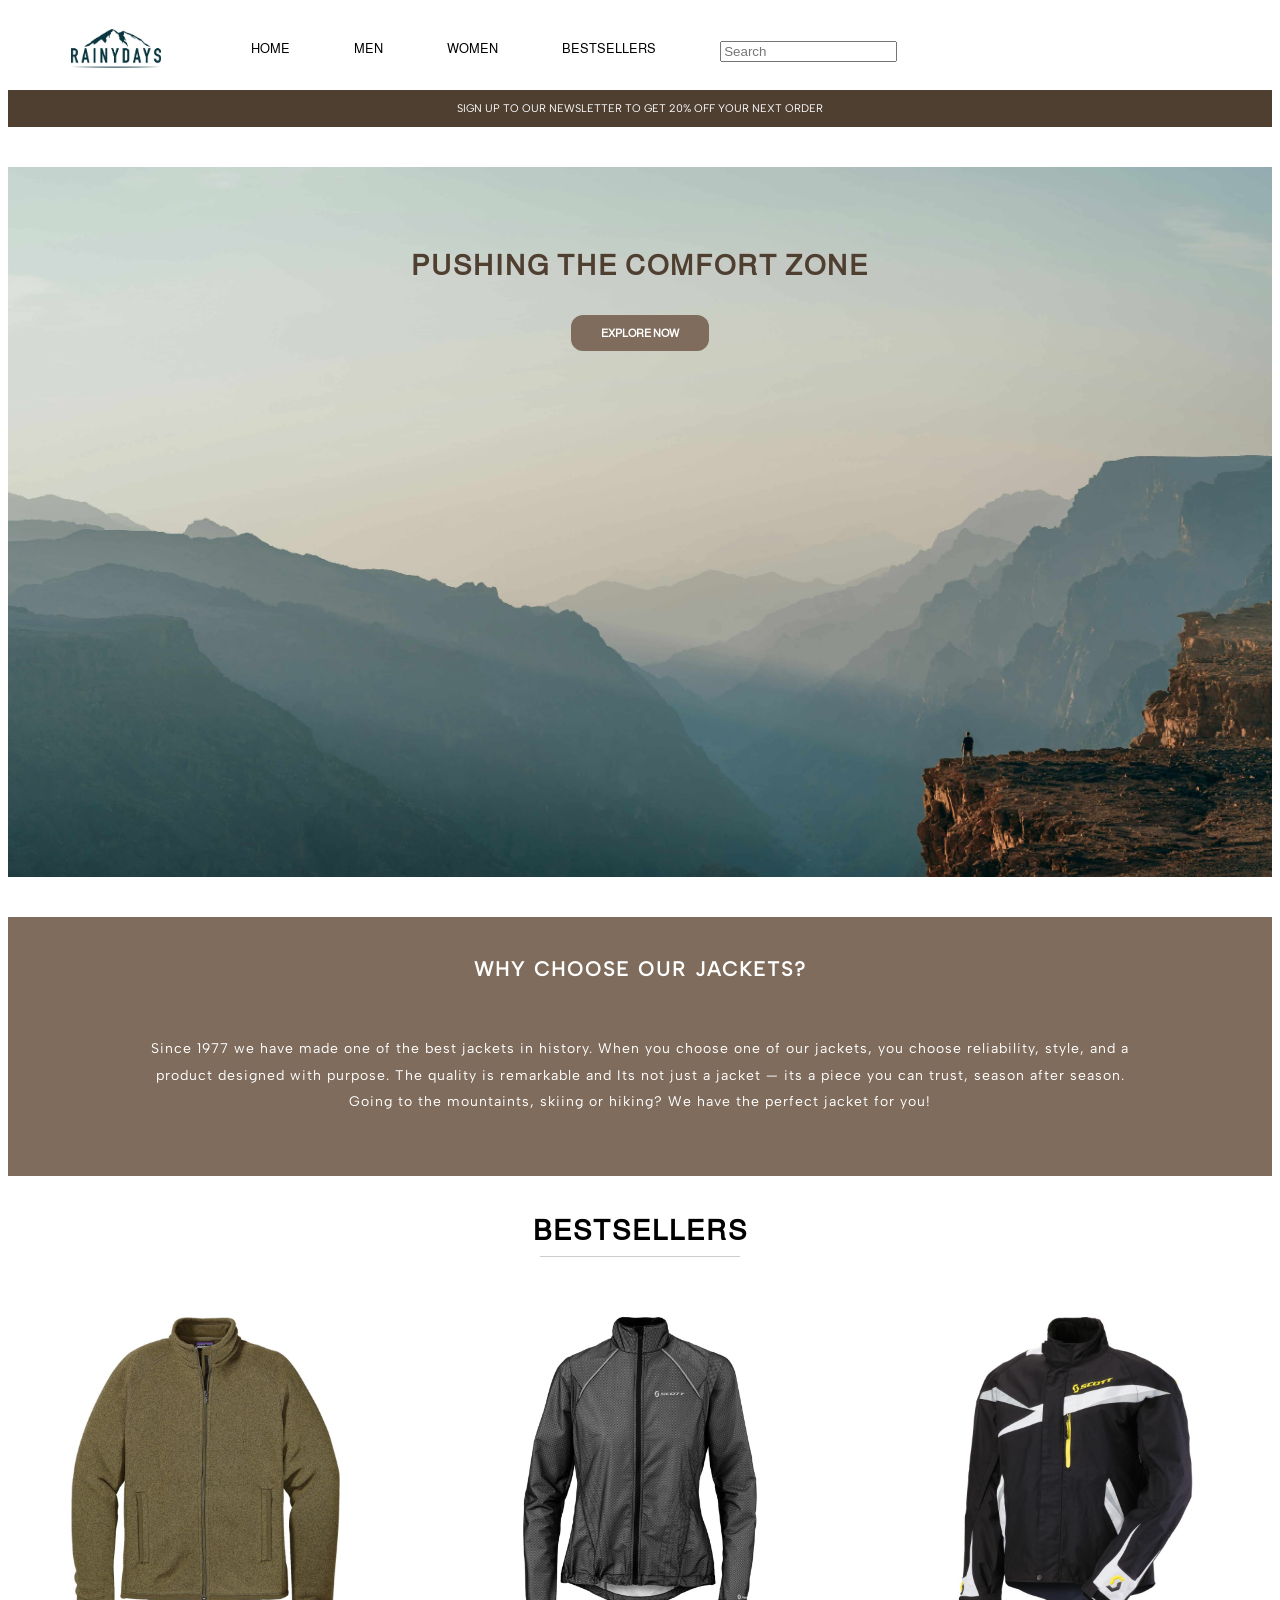
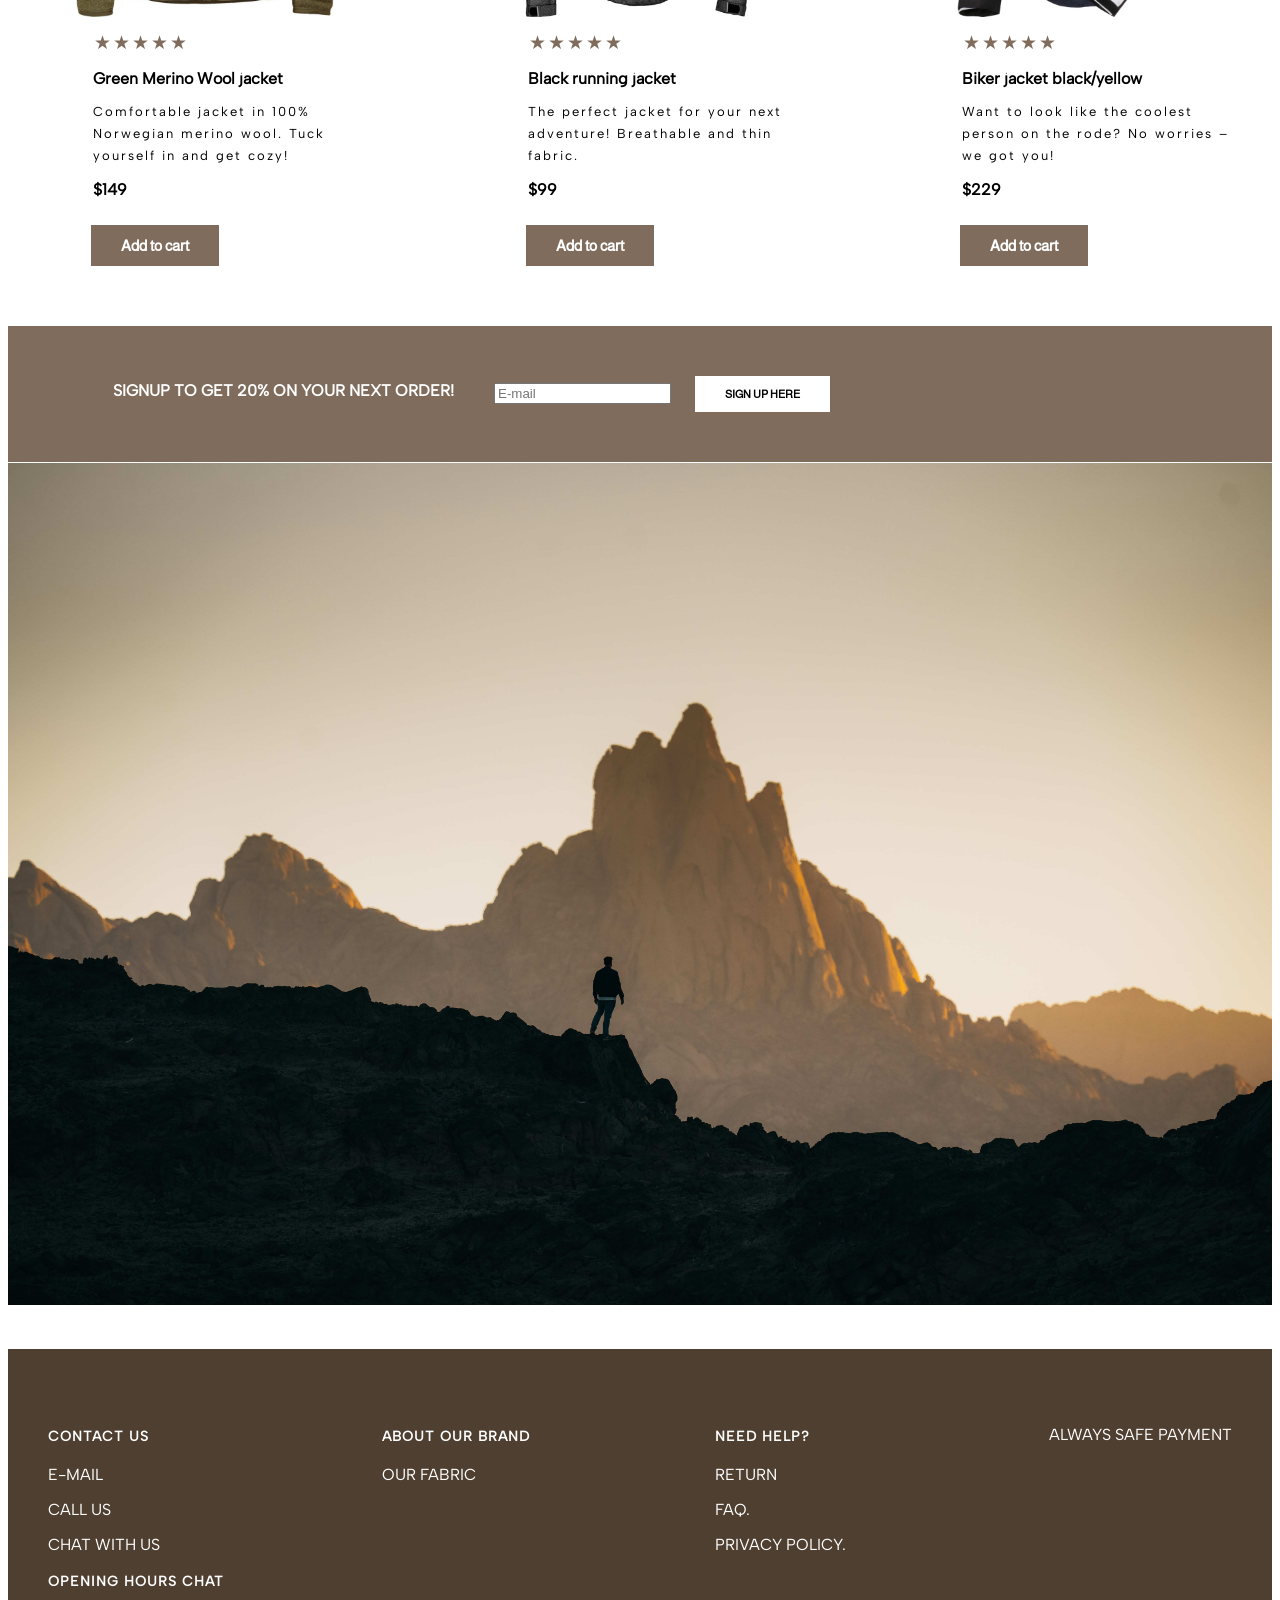
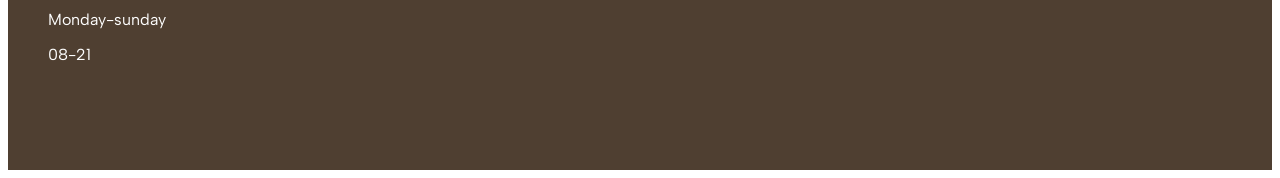
<file: index.html>
<!DOCTYPE html>
<html lang="en">
<head>
  <title>RainyDays</title>
  <meta charset="UTF-8">
  <meta name="viewport" content="width=device-width, initial-scale=1.0">
  <meta name="description" content="The home page for the best jackets for any adventure." />
  <link rel="stylesheet" href="css/style.css">
</head>
<body>
<main class="container">
  <header>
    <nav class="navbar">
    <a href="index.html">
    <img src="images/RainyDays_Logo.jpg" class="rainydays_logo" alt="RainyDays logo"/>
    </a>
    <ul class="nav-links">
       <li><a href="index.html">HOME</a></li>
       <li><a href="html/men.html">MEN</a></li>
       <li><a href="html/women.html">WOMEN</a></li>
       <li><a href="html/mostwanted.html">BESTSELLERS</a></li>
       <li><input class="search-bar" type="textbox" placeholder="Search"></li>
    </ul>
  </nav>
   <div class="topbar">
  SIGN UP TO OUR NEWSLETTER TO GET 20% OFF YOUR NEXT ORDER
</div>
<section class="hero">
  <div class="overlay-text">
    <h1>PUSHING THE COMFORT ZONE</h1>
    <a href="html/mostwanted.html" class="hero-button">
  <button>EXPLORE NOW</button>
 </section>     
   </a> 
  </div>
  </section>
</header>
  <section class="about-the-brand">
    <h3>WHY CHOOSE OUR JACKETS?</h3>
    <p>Since 1977 we have made one of the best jackets in history. When you choose one of our jackets,
       you choose reliability, style, and a product designed with purpose. The quality is remarkable and
       Its not just a jacket — its a piece you can trust, season after season. Going to the mountaints,
       skiing or hiking? We have the perfect jacket for you!</p>
  </section>
 <h1>BESTSELLERS</h1>
<section class="products">

    <article>
      <img src="images/RainyDays_Patagonia.jpg" alt="Green Merino Wool jacket">
      <div class="stars">
        <span>★</span><span>★</span><span>★</span><span>★</span><span>★</span>
      </div>
      <h2>Green Merino Wool jacket</h2>
      <p class="product-description">Comfortable jacket in 100% Norwegian merino wool. Tuck yourself in and get cozy!</p>
      <p class="price">$149</p>
      <button class="cta-bestsellers">Add to cart</button>
    </article>
    
    <article>
      <img src="images/RainyDays_runblack.jpg" alt="Black running jacket">
      <div class="stars">
        <span>★</span><span>★</span><span>★</span><span>★</span><span>★</span>
      </div>
      <h2>Black running jacket</h2>
      <p class="product-description">The perfect jacket for your next adventure! Breathable and thin fabric.</p>
      <p class="price">$99</p>
      <button class="cta-bestsellers">Add to cart</button>
    </article>

    <article>
      <img src="images/RainyDays_bikerblackyellow.jpg" alt="Biker jacket black and yellow">
      <div class="stars">
        <span>★</span><span>★</span><span>★</span><span>★</span><span>★</span>
      </div>
      <h2>Biker jacket black/yellow</h2>
      <p class="product-description">Want to look like the coolest person on the rode? No worries – we got you!</p>
      <p class="price">$229</p>
      <button class="cta-bestsellers">Add to cart</button>
    </article>
</section>

</main>
<section class="newsletter">
    <h2 section="h2newsletter">SIGNUP TO GET 20% ON YOUR NEXT ORDER!</h2>
     <div class="newsletter-form">
      <input type="email" placeholder="E-mail">
      <button>SIGN UP HERE</button>
     </div>
  </section>
  <img src="images/footer-2.jpg" class="footerimage">
     <section class="bottom-image">
     </section>
<footer class="main-footer">
  <div class="footer-top">

    <div class="footer-col">
      <h4>CONTACT US</h4>
      <ul>
        <li><p>E-MAIL</p></li>
        <li><p>CALL US</p></li>
        <li><p>CHAT WITH US</p></li>
      </ul>
    <div class="opening-hours">
      <h4>OPENING HOURS CHAT</h4>
      <p>Monday-sunday</p>
      <p>08-21</p>
    </div>
   </div>
  <div class="footer-col">
      <h4>ABOUT OUR BRAND</h4>
      <ul>
        <li><p>OUR FABRIC</p></li>
      </ul>
    </div>

    <div class="footer-col">
      <h4>NEED HELP?</h4>
      <ul>
        <li><p>RETURN</p></li>
        <li><p>FAQ.</p></li>
        <li><p>PRIVACY POLICY.</p></li>
      </ul>
    </div>

  <div class="footer-bottom">
    <p>ALWAYS SAFE PAYMENT</p>
  </div>
  
</footer>

</body>

</html>
</file>
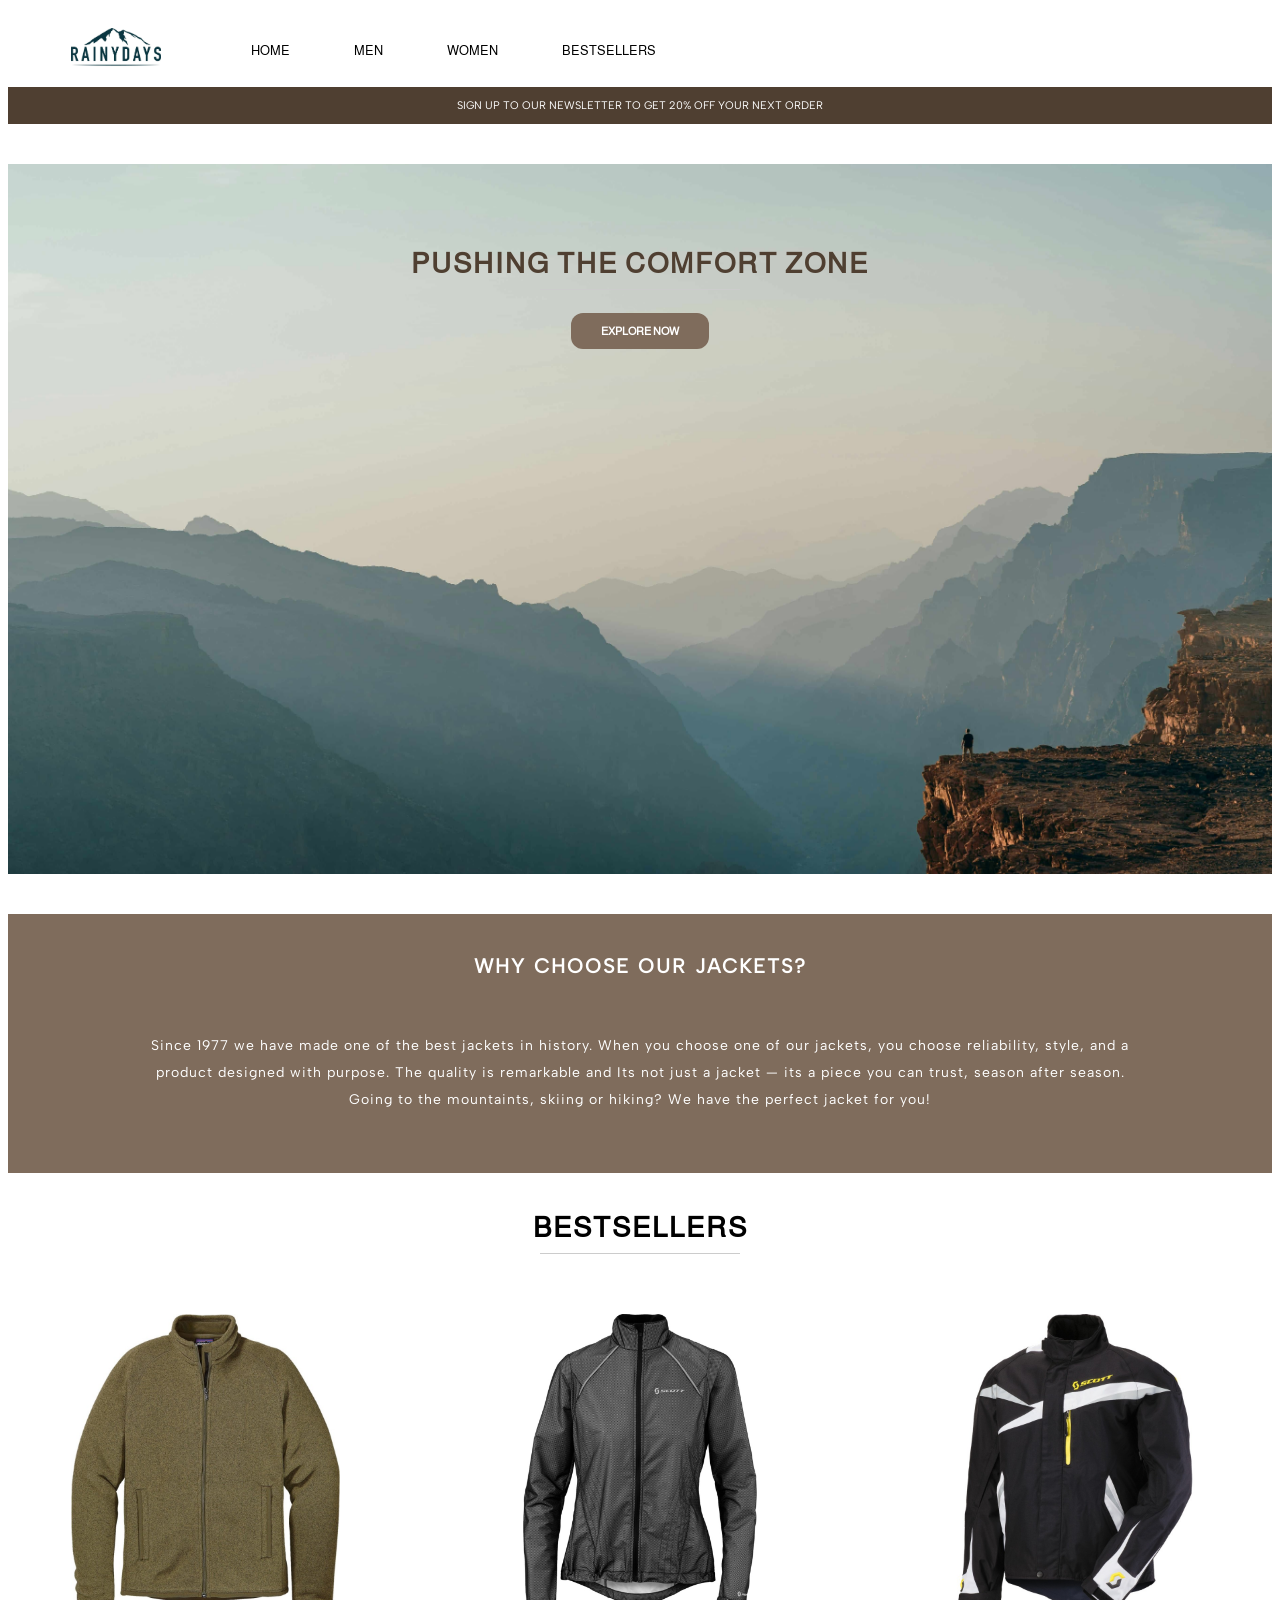
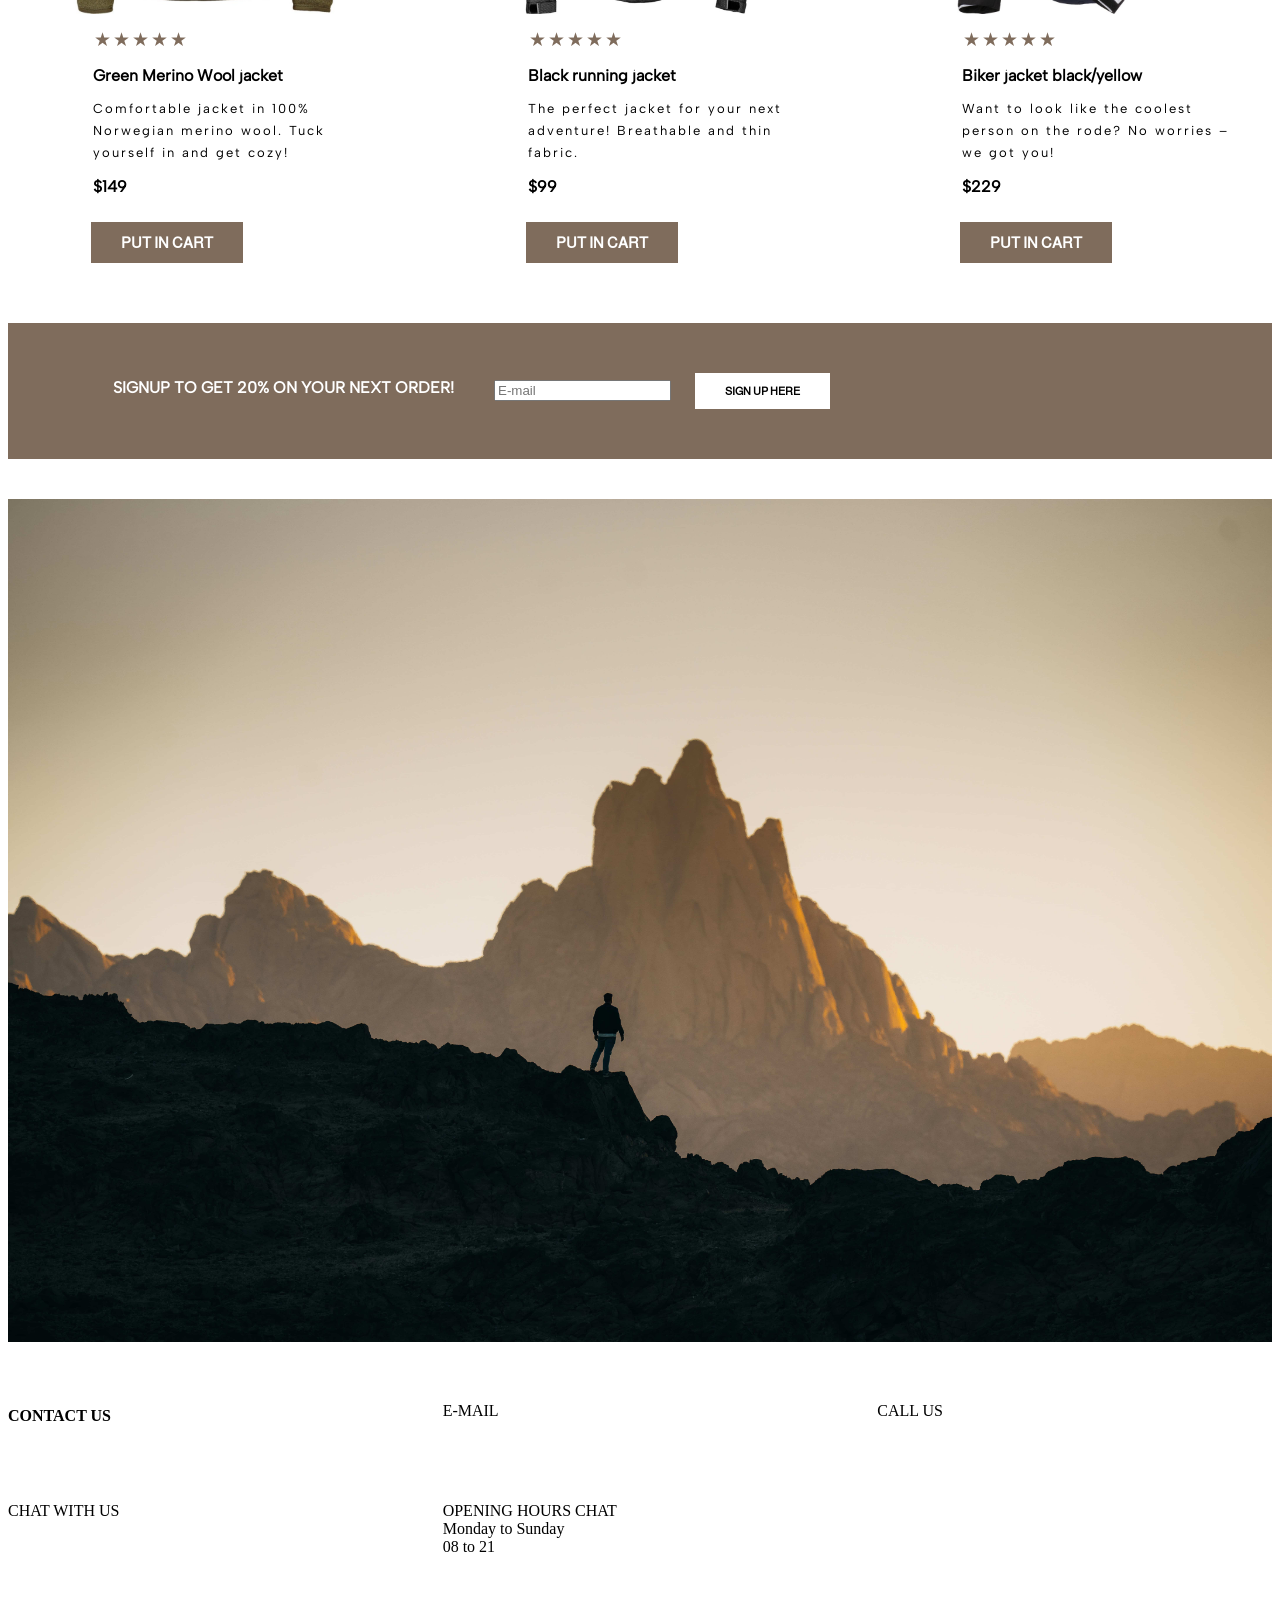
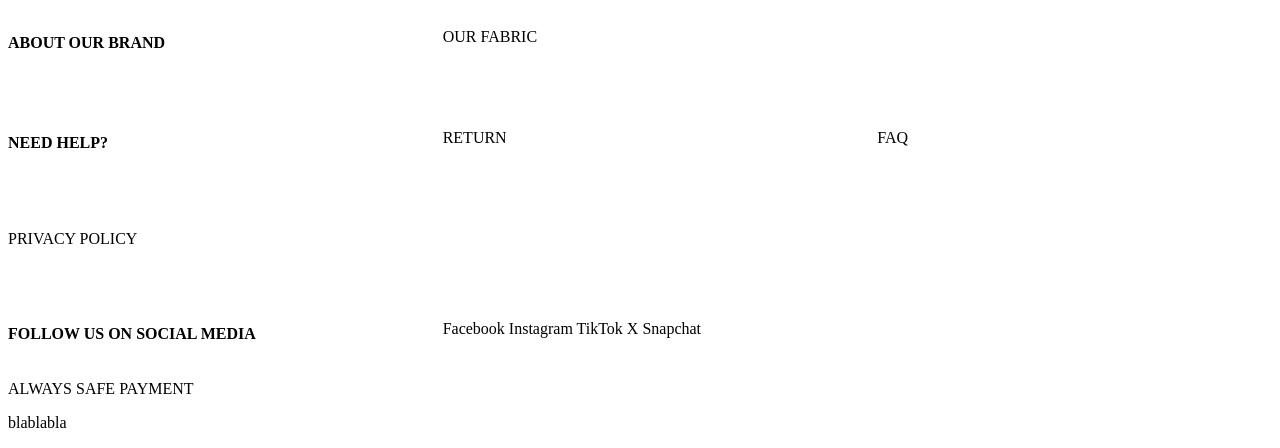
<file: html/index.html>
<!DOCTYPE html>
<html lang="en">
<head>
  <title>RainyDays</title>
  <meta charset="UTF-8">
  <meta name="viewport" content="width=device-width, initial-scale=1.0">
  <meta name="description" content="The home page for the best jackets for any adventure." />
  <link rel="stylesheet" href="../css/style.css">
</head>
<body>
<main class="container">
  <header>
    <nav class="navbar">
    <a href="index.html">
    <img src="../images/RainyDays_Logo.jpg" class="rainydays_logo" alt="RainyDays logo"/>
    </a>
    <ul class="nav-links">
       <li><a href="../html/index.html">HOME</a></li>
       <li><a href="../html/men.html">MEN</a></li>
       <li><a href="../html/women.html">WOMEN</a></li>
       <li><a href="../html/mostwanted.html">BESTSELLERS</a></li>
    </ul>
  </nav>
   <div class="topbar">
  SIGN UP TO OUR NEWSLETTER TO GET 20% OFF YOUR NEXT ORDER
</div>
<section class="hero">
  <div class="overlay-text">
    <h1>PUSHING THE COMFORT ZONE</h1>
    <a href="mostwanted.html" class="hero-button">
  <button>EXPLORE NOW</button>
 </section>     
   </a> 
  </div>
  </section>
</header>
  <section class="about-the-brand">
    <h3>WHY CHOOSE OUR JACKETS?</h3>
    <p>Since 1977 we have made one of the best jackets in history. When you choose one of our jackets,
       you choose reliability, style, and a product designed with purpose. The quality is remarkable and
       Its not just a jacket — its a piece you can trust, season after season. Going to the mountaints,
       skiing or hiking? We have the perfect jacket for you!</p>
  </section>
 <h1>BESTSELLERS</h1>
<section class="products">

    <article>
      <img src="../images/RainyDays_Patagonia.jpg" alt="Green Merino Wool jacket">
      <div class="stars">
        <span>★</span><span>★</span><span>★</span><span>★</span><span>★</span>
      </div>
      <h2>Green Merino Wool jacket</h2>
      <p class="product-description">Comfortable jacket in 100% Norwegian merino wool. Tuck yourself in and get cozy!</p>
      <p class="price">$149</p>
      <button class="cta-bestsellers">PUT IN CART</button>
    </article>
    
    <article>
      <img src="../images/RainyDays_runblack.jpg" alt="Black running jacket">
      <div class="stars">
        <span>★</span><span>★</span><span>★</span><span>★</span><span>★</span>
      </div>
      <h2>Black running jacket</h2>
      <p class="product-description">The perfect jacket for your next adventure! Breathable and thin fabric.</p>
      <p class="price">$99</p>
      <button class="cta-bestsellers">PUT IN CART</button>
    </article>

    <article>
      <img src="../images/RainyDays_bikerblackyellow.jpg" alt="Biker jacket black and yellow">
      <div class="stars">
        <span>★</span><span>★</span><span>★</span><span>★</span><span>★</span>
      </div>
      <h2>Biker jacket black/yellow</h2>
      <p class="product-description">Want to look like the coolest person on the rode? No worries – we got you!</p>
      <p class="price">$229</p>
      <button class="cta-bestsellers">PUT IN CART</button>
    </article>
</section>

</main>
<section class="newsletter">
    <h2 section="h2newsletter">SIGNUP TO GET 20% ON YOUR NEXT ORDER!</h2>
     <div class="newsletter-form">
      <input type="email" placeholder="E-mail">
      <button>SIGN UP HERE</button>
     </div>
  </section>
     <section class="bottom-image">
     </section>
<footer>
  <div class="footer-container">
  <img src="../images/footer-2.jpg" class="footerimage" alt="Man looking over mountains all alone">
    <section class="contact">
      <h4>CONTACT US</h4>
      <p>E-MAIL</p>
      <p>CALL US</p>
      <p>CHAT WITH US</p>
      <p class="chat-time">
        OPENING HOURS CHAT<br>
        Monday to Sunday<br>
        08 to 21
      </p>
    </section>

    <section>
      <h4>ABOUT OUR BRAND</h4>
      <p>OUR FABRIC</p>
    </section>

    <section>
      <h4>NEED HELP?</h4>
      <p>RETURN</p>
      <p>FAQ</p>
      <p>PRIVACY POLICY</p>
    </section>

    <section>
      <h4>FOLLOW US ON SOCIAL MEDIA</h4>
      <p>Facebook Instagram TikTok X Snapchat</p>
    </section>

    <div class="payments">
      <p>ALWAYS SAFE PAYMENT</p>
      <p>blablabla</p>
    </div>

  </div>
</footer>

</body>

</html>
</file>
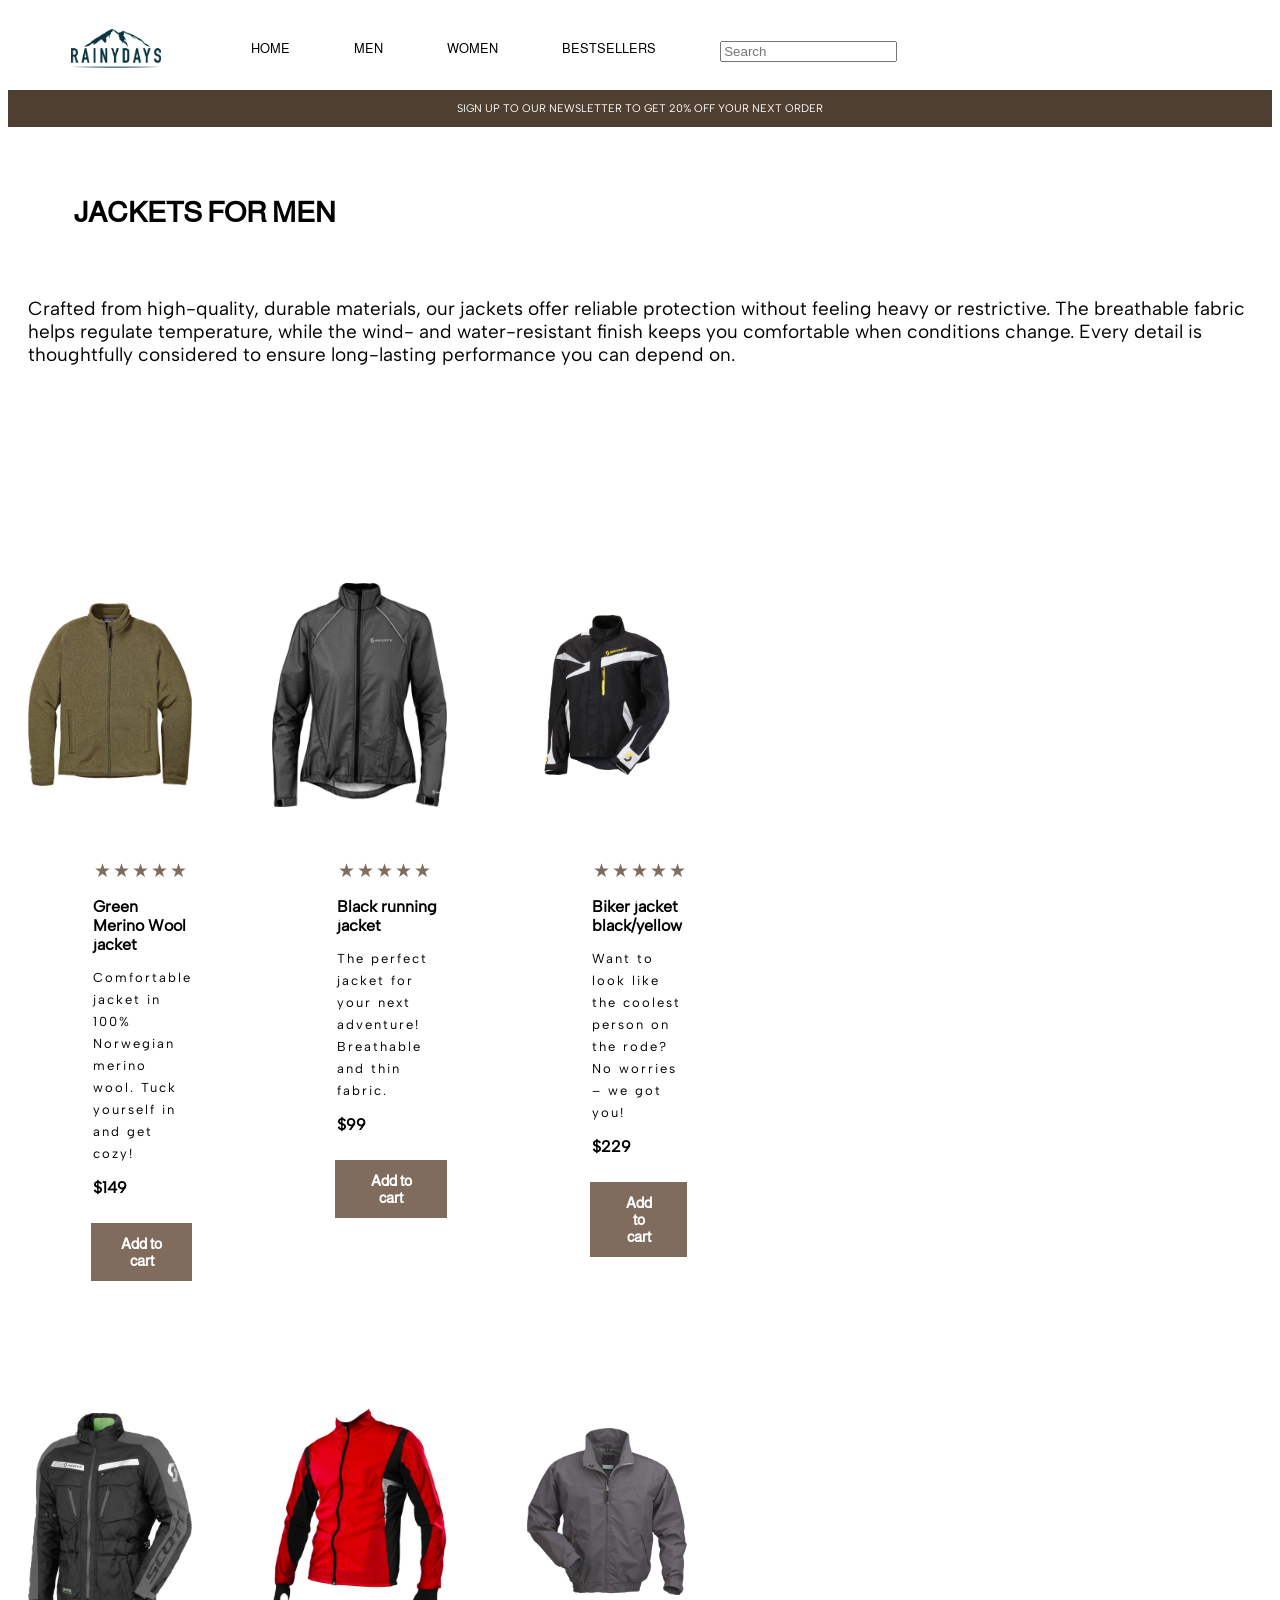
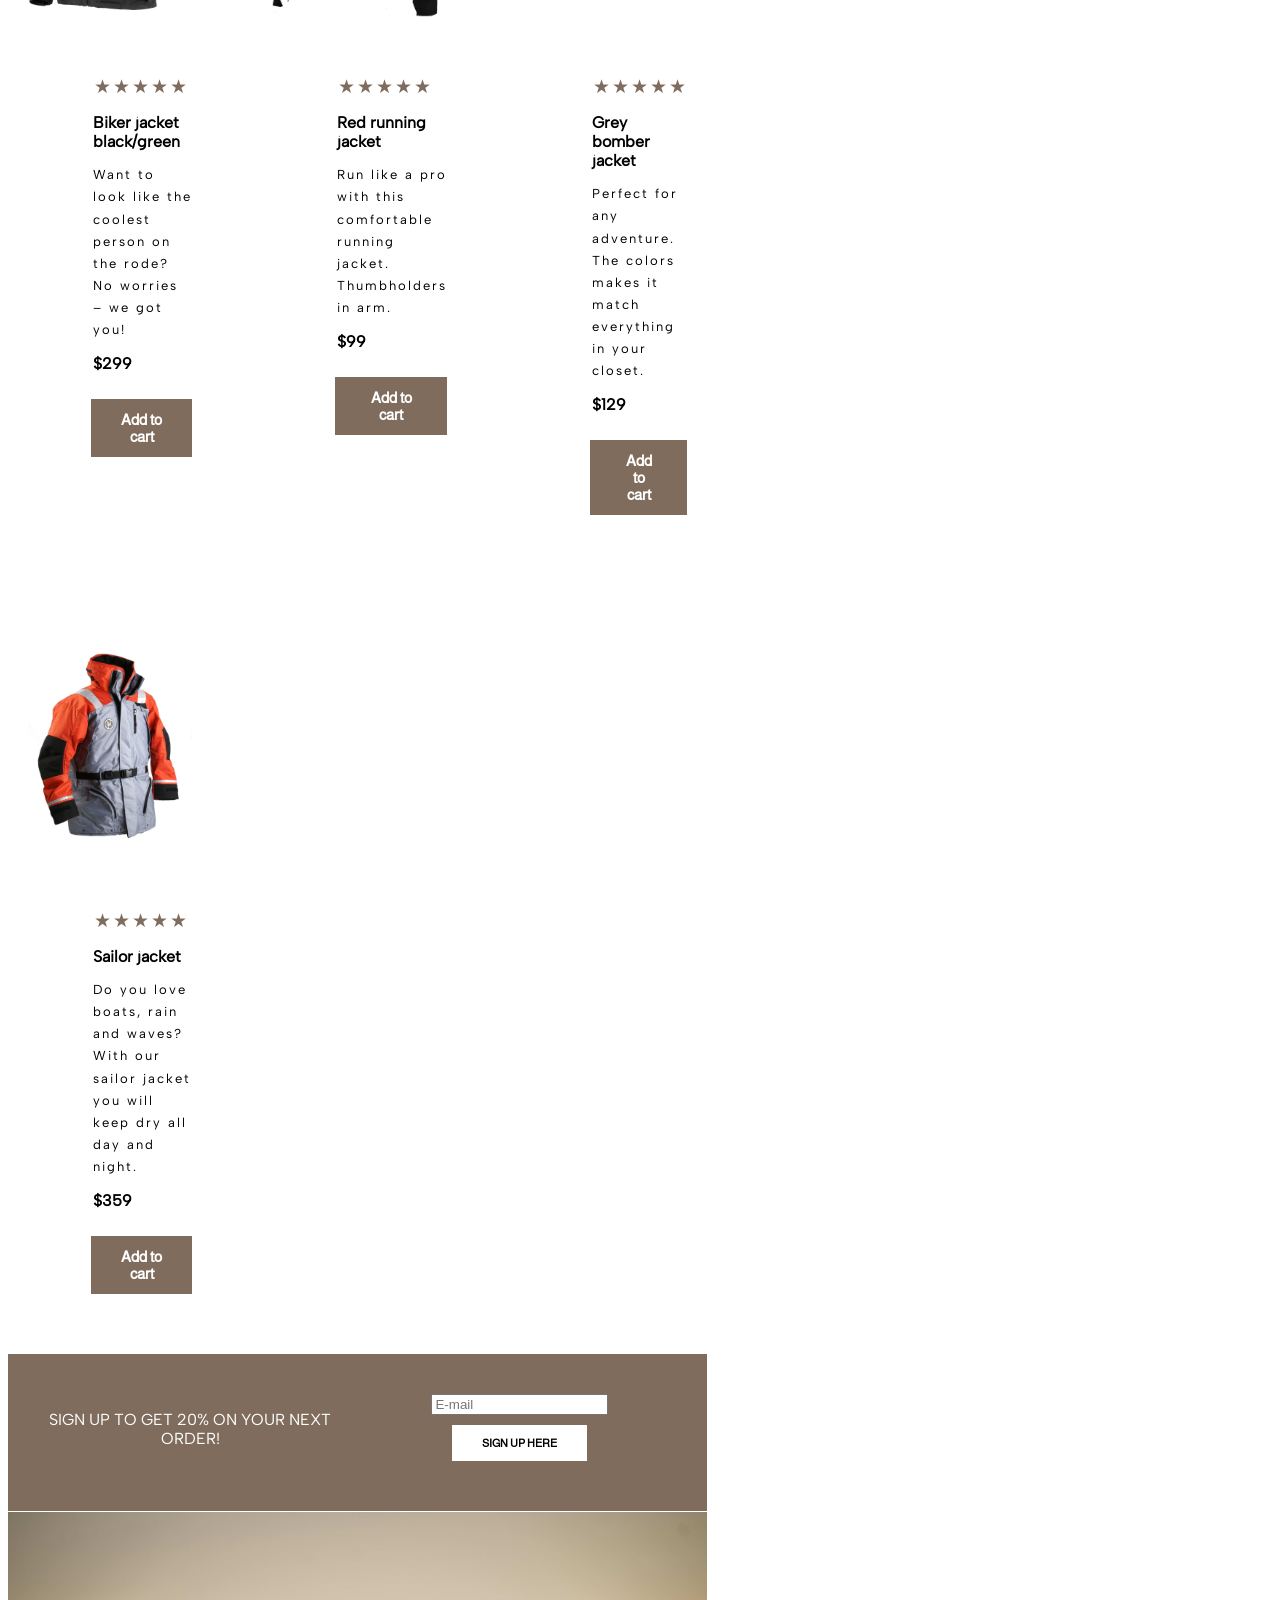
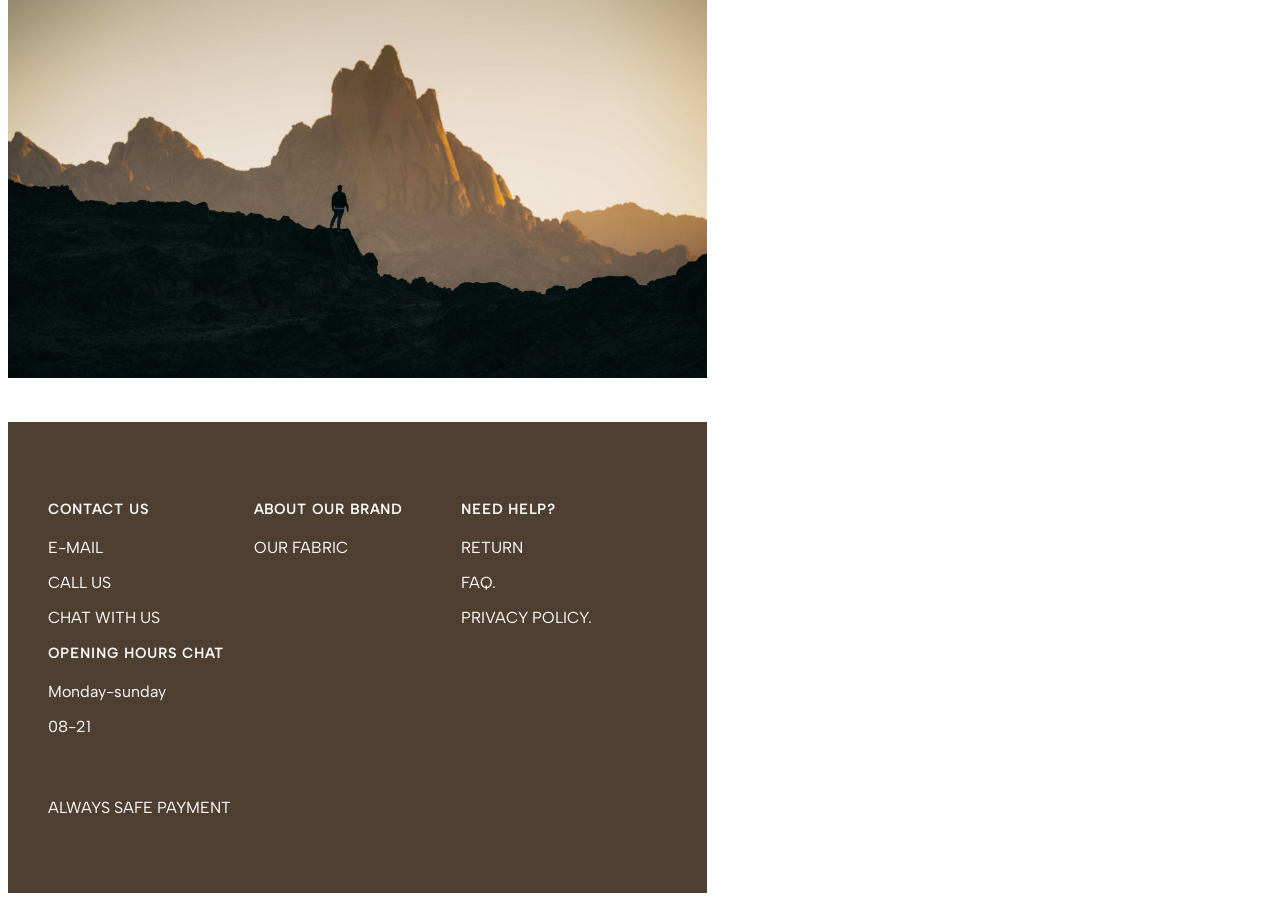
<file: html/men.html>
<!DOCTYPE html>
<html lang="en">
<head>
  <title>Men</title>
  <meta charset="UTF-8">
  <meta name="viewport" content="width=device-width, initial-scale=1.0">
  <meta name="description" content="The home page for the best jackets for any adventure." />
  <link rel="stylesheet" href="../css/style.css">
</head>
<main class="container">
<body>
  <header>
    <nav class="navbar">
    <div class="navdiv">
    </div>
    <a href="../index.html">
    <img src="../images/RainyDays_Logo.jpg" class="rainydays_logo" alt="RainyDays logo"/>
    </a>
    <ul class="nav-links">
       <li><a href="../index.html">HOME</a></li>
       <li><a href="../html/men.html">MEN</a></li>
       <li><a href="../html/women.html">WOMEN</a></li>
       <li><a href="../html/mostwanted.html">BESTSELLERS</a></li>
       <li><input class="search-bar" type="textbox" placeholder="Search"></li>
       <li><img src="../logos/heartlogo.svg" class="heartlogo" alt="heart logo button"></li>
       <li><img src="../logos/useprofile-image.svg" class="userprofile" alt="user profile button"></li>
    </ul>
   </nav>
  </header>
   <div class="topbar">
  SIGN UP TO OUR NEWSLETTER TO GET 20% OFF YOUR NEXT ORDER
</div>
<section class="mwh3"><h3>JACKETS FOR MEN</h3>
</section>
<article class="jacket-description">
  <div class="content">
    <p>Crafted from high-quality, durable materials, our jackets offer reliable protection without 
      feeling heavy or restrictive. The breathable fabric helps regulate temperature, while the wind- and 
      water-resistant finish keeps you comfortable when conditions change. Every detail is thoughtfully 
      considered to ensure long-lasting performance you can depend on.</p>
  </div>
</article>
<section>
  <section class="products-mostwanted">
  <div class="product-grid">

    <section class="products">

    <article>
      <img src="../images/RainyDays_Patagonia.jpg" alt="Green Merino Wool jacket">
      <div class="stars">
        <span>★</span><span>★</span><span>★</span><span>★</span><span>★</span>
      </div>
      <h2>Green Merino Wool jacket</h2>
      <p class="product-description">Comfortable jacket in 100% Norwegian merino wool. Tuck yourself in and get cozy!</p>
      <p class="price">$149</p>
      <button class="cta-bestsellers">Add to cart</button>
    </article>
    
    <article>
      <img src="../images/RainyDays_runblack.jpg" alt="Black running jacket">
      <div class="stars">
        <span>★</span><span>★</span><span>★</span><span>★</span><span>★</span>
      </div>
      <h2>Black running jacket</h2>
      <p class="product-description">The perfect jacket for your next adventure! Breathable and thin fabric.</p>
      <p class="price">$99</p>
      <button class="cta-bestsellers">Add to cart</button>
    </article>

    <article>
      <img src="../images/RainyDays_bikerblackyellow.jpg" alt="Biker jacket black and yellow">
      <div class="stars">
        <span>★</span><span>★</span><span>★</span><span>★</span><span>★</span>
      </div>
      <h2>Biker jacket black/yellow</h2>
      <p class="product-description">Want to look like the coolest person on the rode? No worries – we got you!</p>
      <p class="price">$229</p>
      <button class="cta-bestsellers">Add to cart</button>
    </article>

    <article>
      <img src="../images/RainyDays_bikergreygreen.jpg" alt="Biker jacket biker jacket grey green">
      <div class="stars">
        <span>★</span><span>★</span><span>★</span><span>★</span><span>★</span>
      </div>
      <h2>Biker jacket black/green</h2>
      <p class="product-description">Want to look like the coolest person on the rode? No worries – we got you!</p>
      <p class="price">$299</p>
      <button class="cta-bestsellers">Add to cart</button>
    </article>
    
    <article>
      <img src="../images/RainyDays_Jacketred.jpg" alt="Biker jacket biker jacket grey green">
      <div class="stars">
        <span>★</span><span>★</span><span>★</span><span>★</span><span>★</span>
      </div>
      <h2>Red running jacket</h2>
      <p class="product-description">Run like a pro with this comfortable running jacket. Thumbholders in arm.</p>
      <p class="price">$99</p>
      <button class="cta-bestsellers">Add to cart</button>
    </article>

     <article>
      <img src="../images/RainyDays_normalgrey.jpg" alt="Biker jacket biker jacket grey green">
      <div class="stars">
        <span>★</span><span>★</span><span>★</span><span>★</span><span>★</span>
      </div>
      <h2>Grey bomber jacket</h2>
      <p class="product-description">Perfect for any adventure. The colors makes it match everything in your closet.</p>
      <p class="price">$129</p>
      <button class="cta-bestsellers">Add to cart</button>
    </article>

    <article>
      <img src="../images/RainyDays_Jacketsailing.jpg" alt="Biker jacket biker jacket grey green">
      <div class="stars">
        <span>★</span><span>★</span><span>★</span><span>★</span><span>★</span>
      </div>
      <h2>Sailor jacket</h2>
      <p class="product-description">Do you love boats, rain and waves? With our sailor jacket you will keep dry all day and night.</p>
      <p class="price">$359</p>
      <button class="cta-bestsellers">Add to cart</button>
    </article>
</section>
    <section class="newsletter">
     <p>SIGN UP TO GET 20% ON YOUR NEXT ORDER!</p>
     <div class="newsletter-form">
      <input type="email" placeholder="E-mail">
      <button>SIGN UP HERE</button>
     </div>
</section>
 <img src="../images/footer-2.jpg" class="footerimage">
     <section class="bottom-image">
     </section>
<footer class="main-footer">
  <div class="footer-top">

    <div class="footer-col">
      <h4>CONTACT US</h4>
      <ul>
        <li><p>E-MAIL</p></li>
        <li><p>CALL US</p></li>
        <li><p>CHAT WITH US</p></li>
      </ul>
    <div class="opening-hours">
      <h4>OPENING HOURS CHAT</h4>
      <p>Monday-sunday</p>
      <p>08-21</p>
    </div>
   </div>
  <div class="footer-col">
      <h4>ABOUT OUR BRAND</h4>
      <ul>
        <li><p>OUR FABRIC</p></li>
      </ul>
    </div>

    <div class="footer-col">
      <h4>NEED HELP?</h4>
      <ul>
        <li><p>RETURN</p></li>
        <li><p>FAQ.</p></li>
        <li><p>PRIVACY POLICY.</p></li>
      </ul>
    </div>

  <div class="footer-bottom">
    <p>ALWAYS SAFE PAYMENT</p>
  </div>

</footer>

</body>
</main>

</html>
</file>
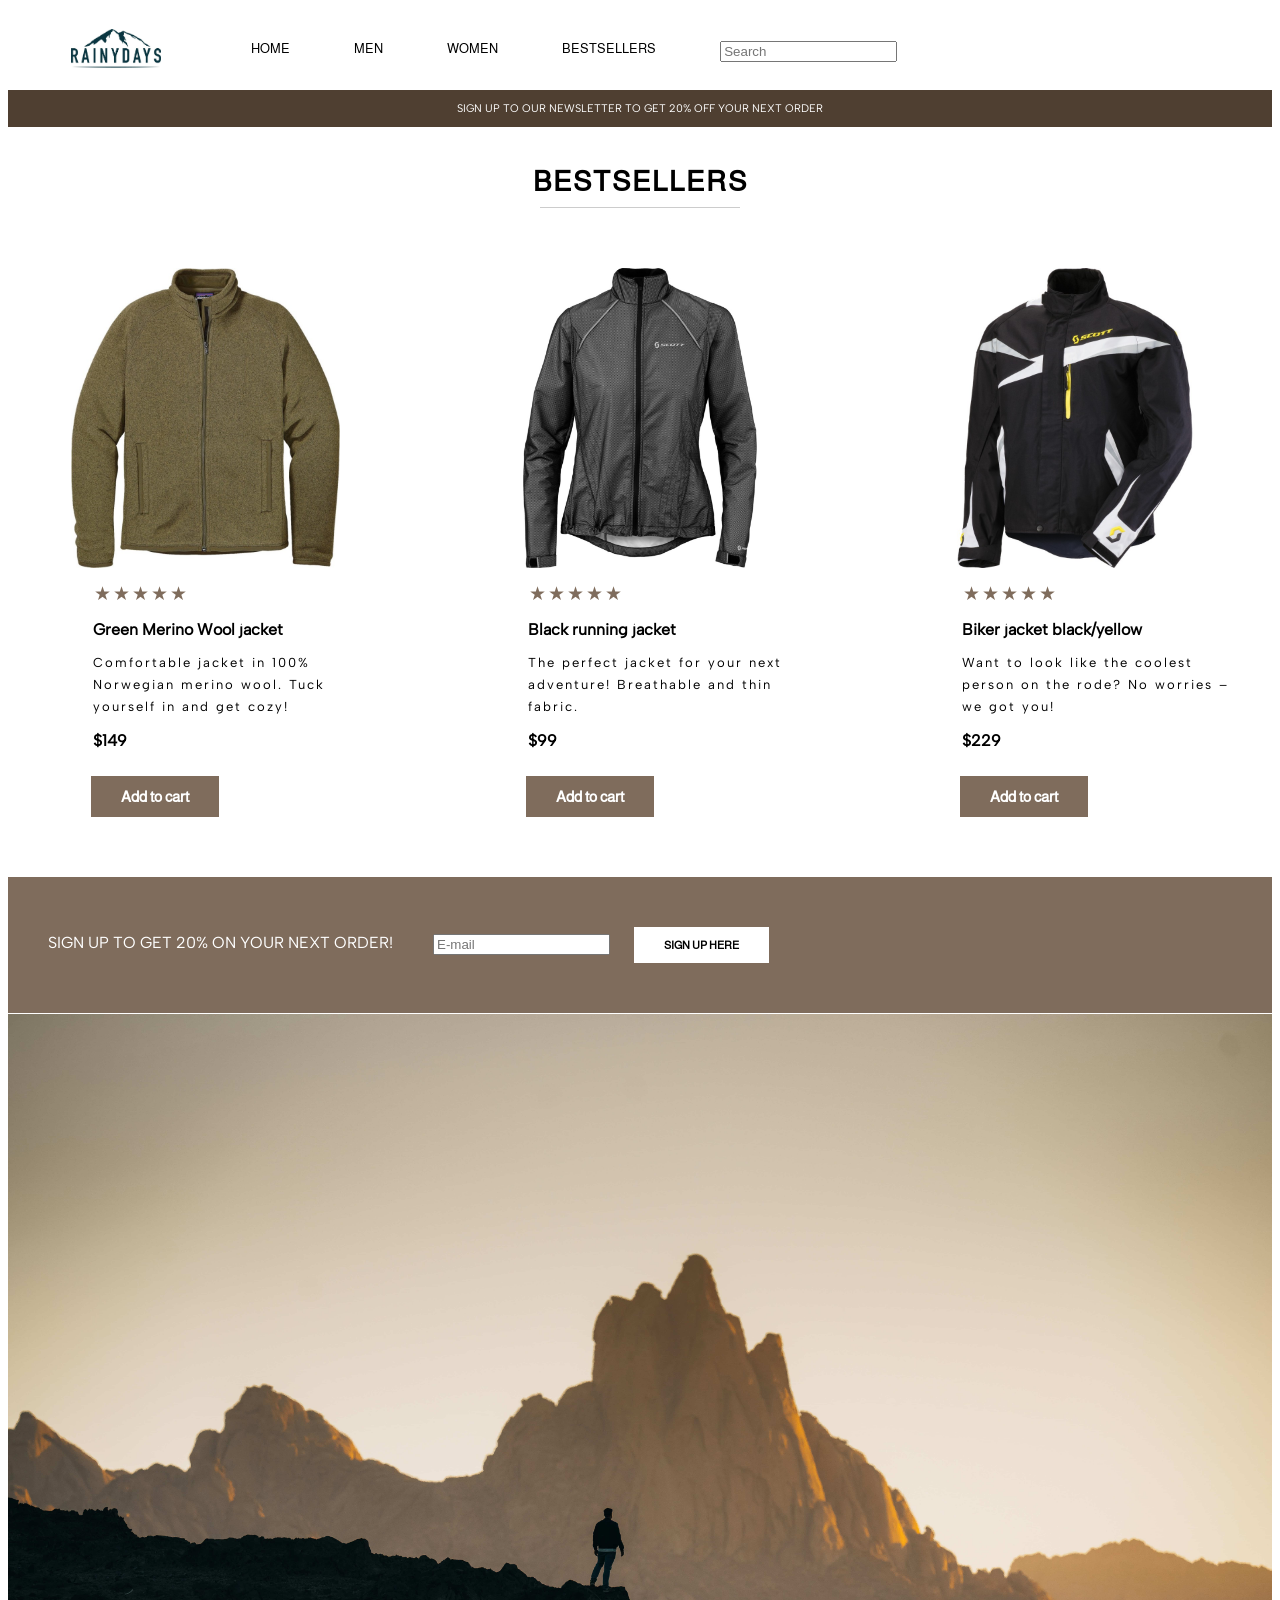
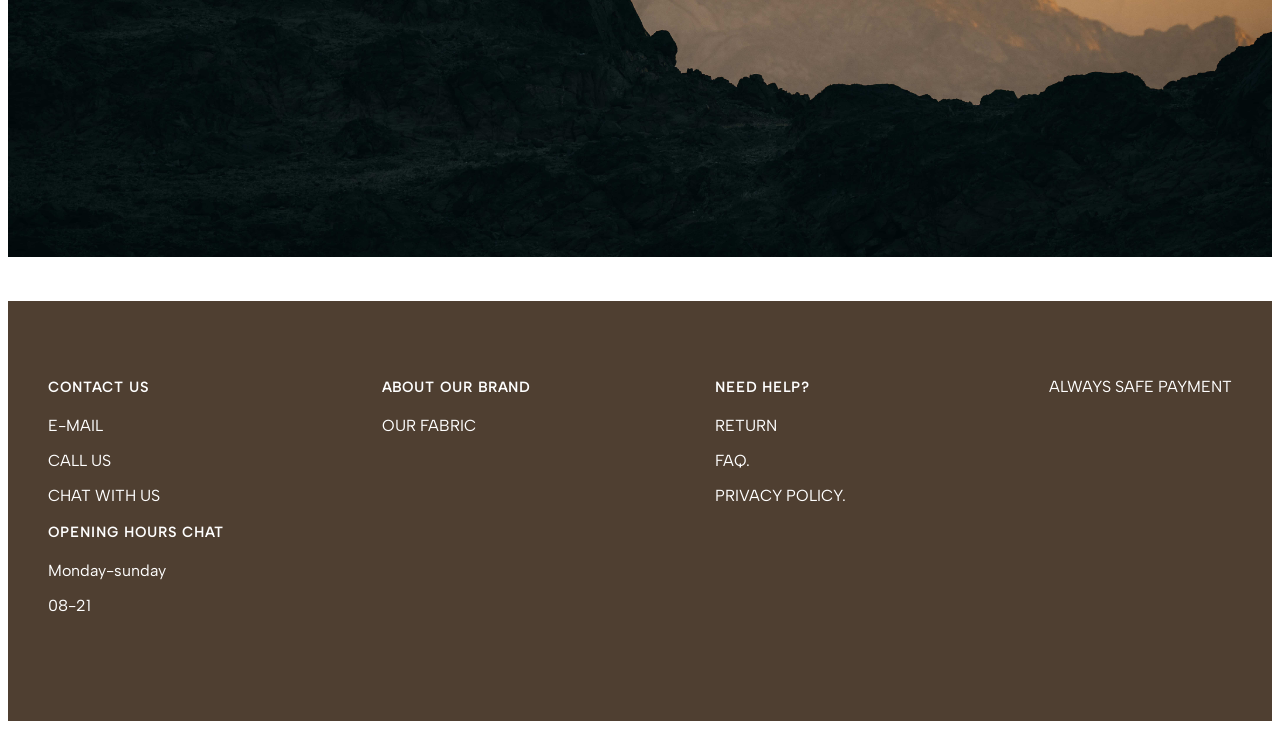
<file: html/mostwanted.html>
<!DOCTYPE html>
<html lang="en">
<head>
  <title>Bestsellers</title>
  <meta charset="UTF-8">
  <meta name="viewport" content="width=device-width, initial-scale=1.0">
  <meta name="description" content="The home page for the best jackets for any adventure." />
  <link rel="stylesheet" href="../css/style.css">
</head>
<body>
<main class="container">
  <header>
    <nav class="navbar">
    <a href="../index.html">
    <img src="../images/RainyDays_Logo.jpg" class="rainydays_logo" alt="RainyDays logo"/>
    </a>
    <ul class="nav-links">
       <li><a href="../index.html">HOME</a></li>
       <li><a href="../html/men.html">MEN</a></li>
       <li><a href="../html/women.html">WOMEN</a></li>
       <li><a href="../html/mostwanted.html">BESTSELLERS</a></li>
       <li><input class="search-bar" type="textbox" placeholder="Search"></li>
    </ul>
   </nav>
  </header>
   <div class="topbar">
  SIGN UP TO OUR NEWSLETTER TO GET 20% OFF YOUR NEXT ORDER
</div>
<h1>BESTSELLERS</h1>
<section class="products">

    <article>
      <img src="../images/RainyDays_Patagonia.jpg" alt="Green Merino Wool jacket">
      <div class="stars">
        <span>★</span><span>★</span><span>★</span><span>★</span><span>★</span>
      </div>
      <h2>Green Merino Wool jacket</h2>
      <p class="product-description">Comfortable jacket in 100% Norwegian merino wool. Tuck yourself in and get cozy!</p>
      <p class="price">$149</p>
      <button class="cta-bestsellers">Add to cart</button>
    </article>
    
    <article>
      <img src="../images/RainyDays_runblack.jpg" alt="Black running jacket">
      <div class="stars">
        <span>★</span><span>★</span><span>★</span><span>★</span><span>★</span>
      </div>
      <h2>Black running jacket</h2>
      <p class="product-description">The perfect jacket for your next adventure! Breathable and thin fabric.</p>
      <p class="price">$99</p>
      <button class="cta-bestsellers">Add to cart</button>
    </article>

    <article>
      <img src="../images/RainyDays_bikerblackyellow.jpg" alt="Biker jacket black and yellow">
      <div class="stars">
        <span>★</span><span>★</span><span>★</span><span>★</span><span>★</span>
      </div>
      <h2>Biker jacket black/yellow</h2>
      <p class="product-description">Want to look like the coolest person on the rode? No worries – we got you!</p>
      <p class="price">$229</p>
      <button class="cta-bestsellers">Add to cart</button>
    </article>
</section>
    <section class="newsletter">
     <p>SIGN UP TO GET 20% ON YOUR NEXT ORDER!</p>
     <div class="newsletter-form">
      <input type="email" placeholder="E-mail">
      <button>SIGN UP HERE</button>
     </div>
</section>
<img src="../images/footer-2.jpg" class="footerimage">
     <section class="bottom-image">
     </section>
<footer class="main-footer">
  <div class="footer-top">

    <div class="footer-col">
      <h4>CONTACT US</h4>
      <ul>
        <li><p>E-MAIL</p></li>
        <li><p>CALL US</p></li>
        <li><p>CHAT WITH US</p></li>
      </ul>
    <div class="opening-hours">
      <h4>OPENING HOURS CHAT</h4>
      <p>Monday-sunday</p>
      <p>08-21</p>
    </div>
   </div>
  <div class="footer-col">
      <h4>ABOUT OUR BRAND</h4>
      <ul>
        <li><p>OUR FABRIC</p></li>
      </ul>
    </div>

    <div class="footer-col">
      <h4>NEED HELP?</h4>
      <ul>
        <li><p>RETURN</p></li>
        <li><p>FAQ.</p></li>
        <li><p>PRIVACY POLICY.</p></li>
      </ul>
    </div>

  <div class="footer-bottom">
    <p>ALWAYS SAFE PAYMENT</p>
  </div>

</footer>

</body>
</main>

</html>
</file>
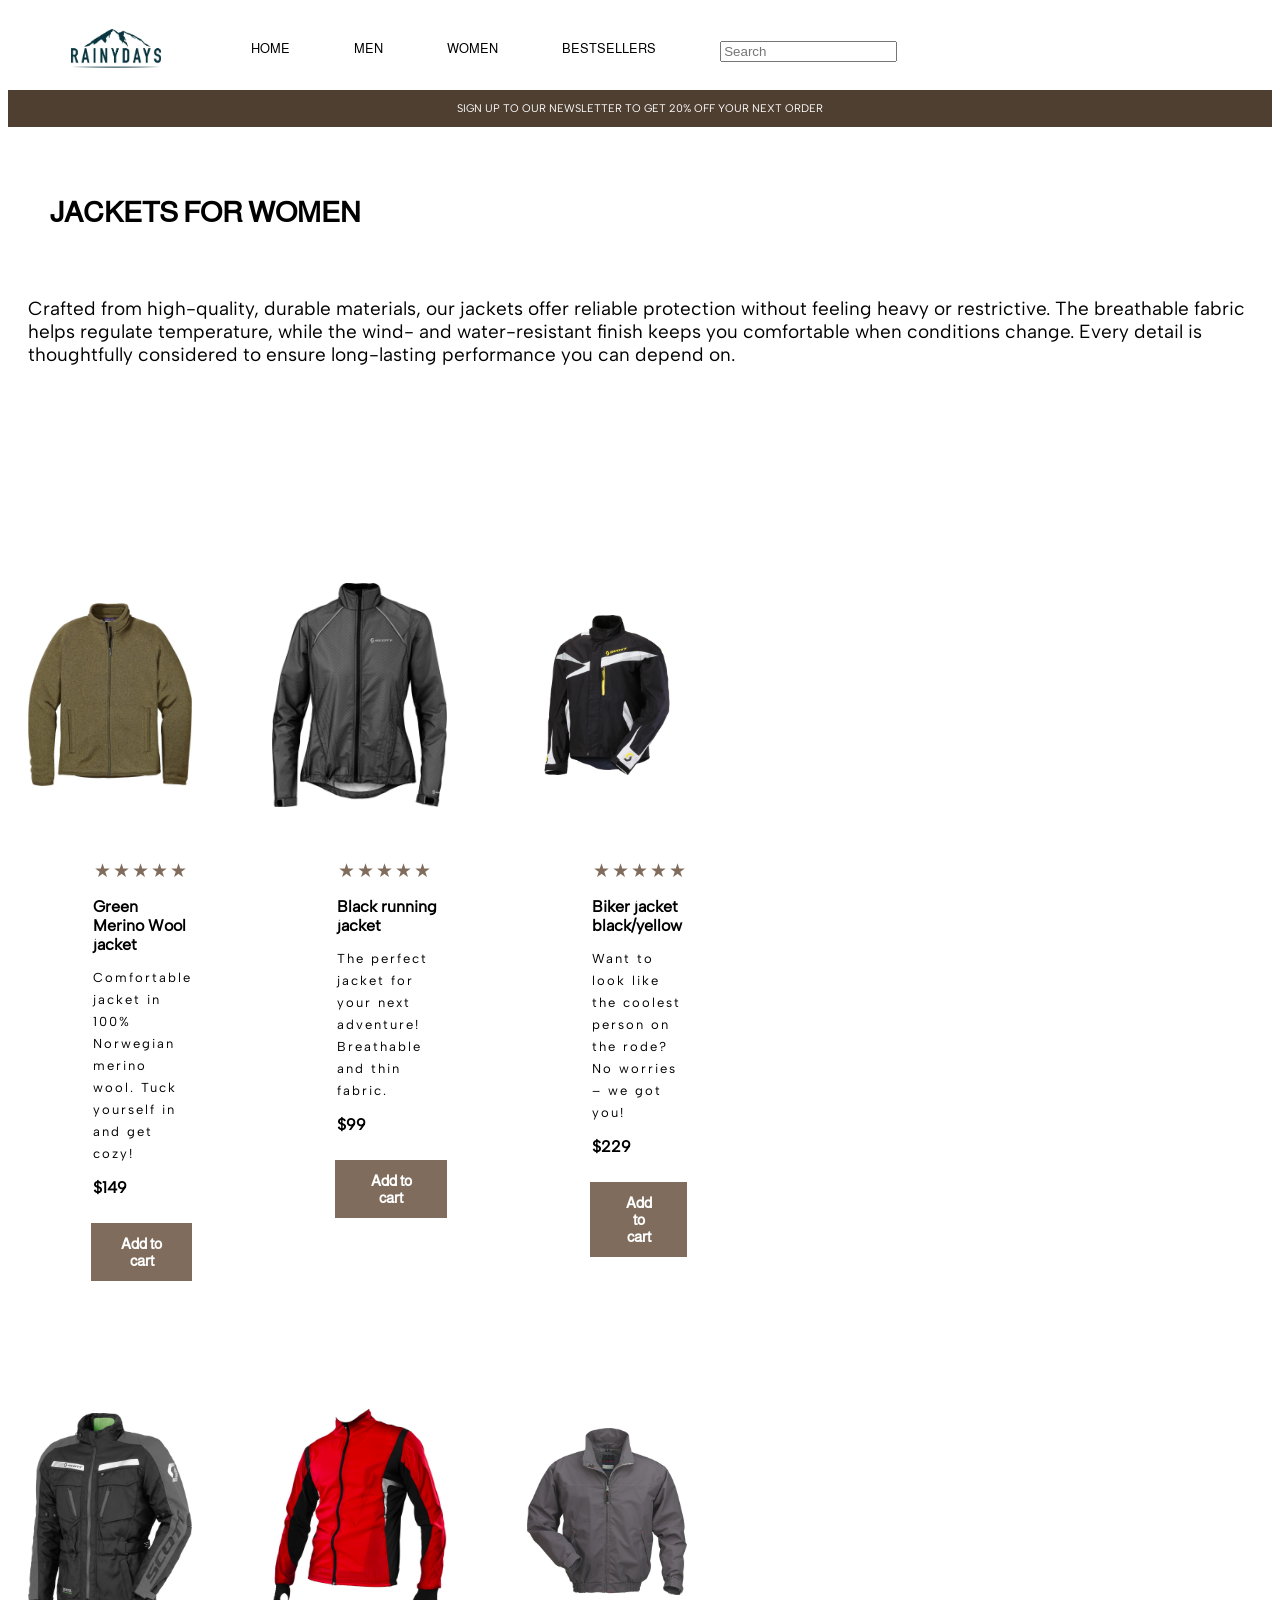
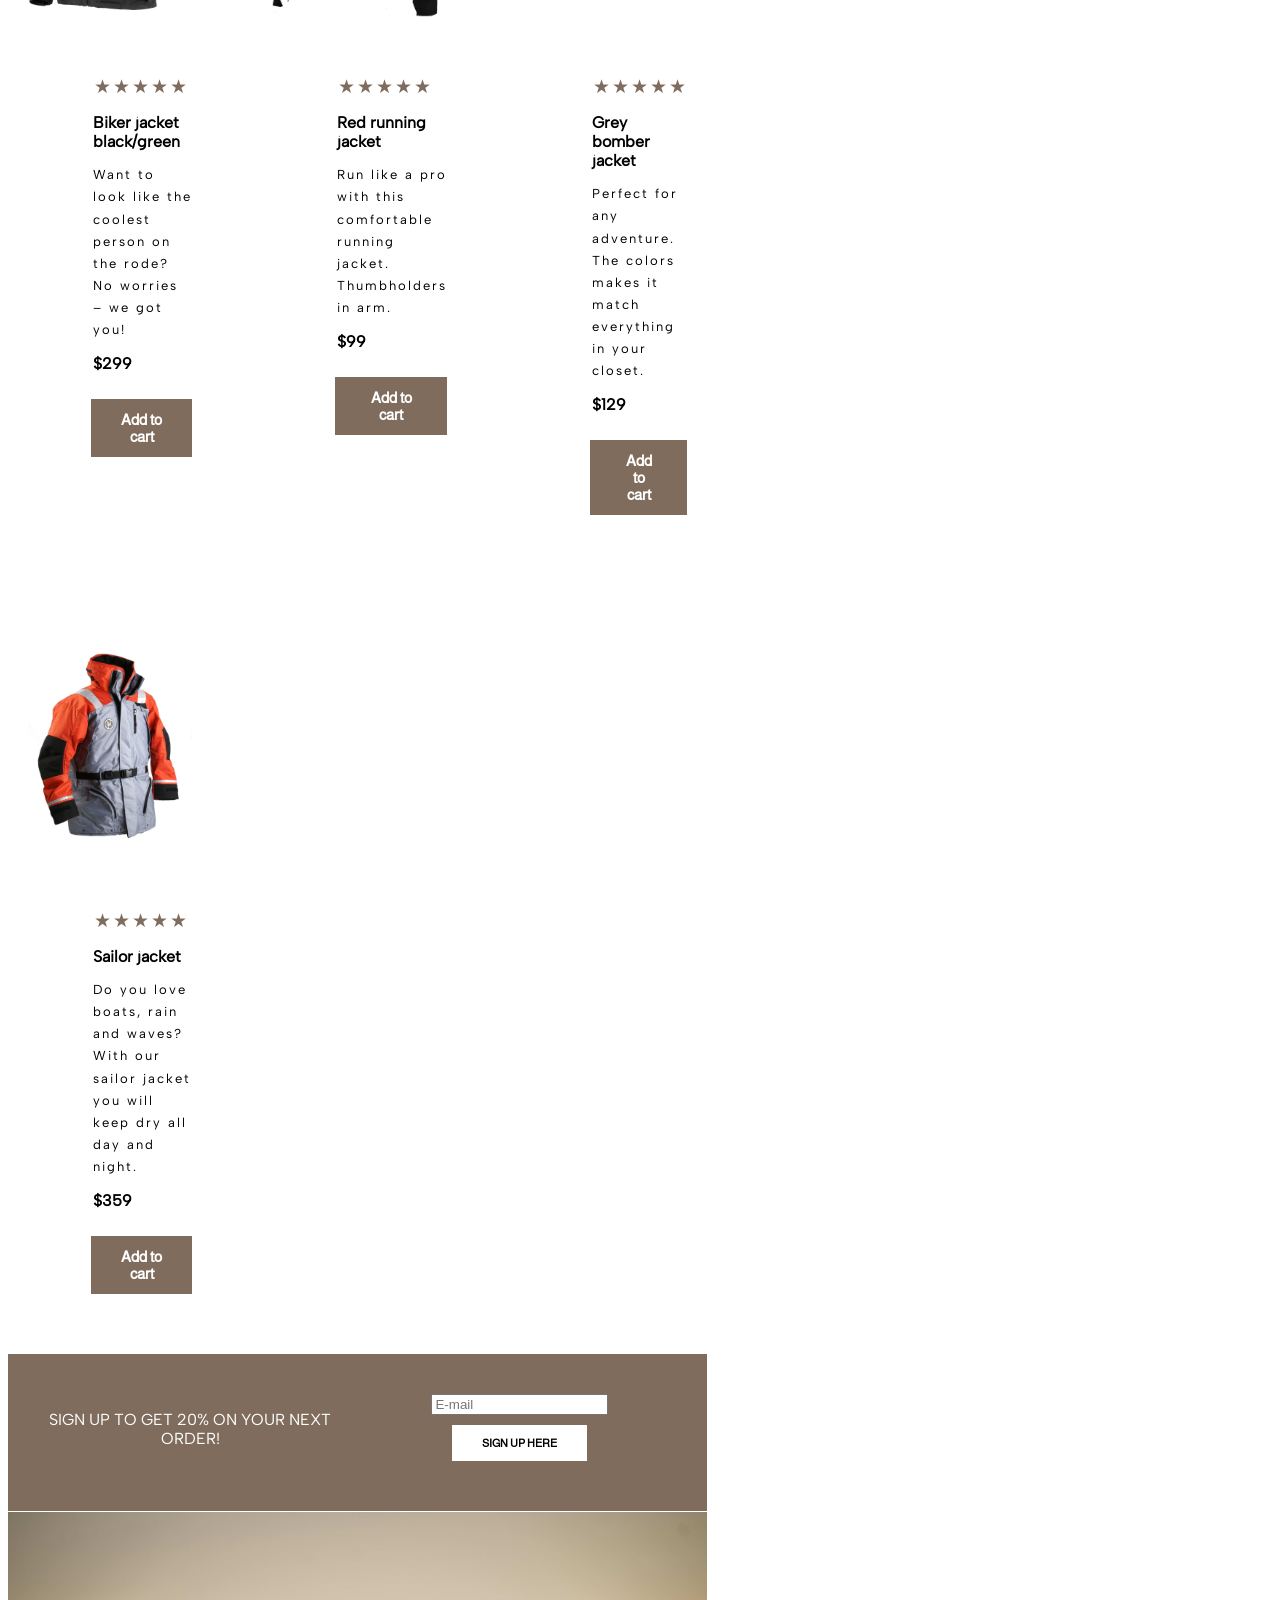
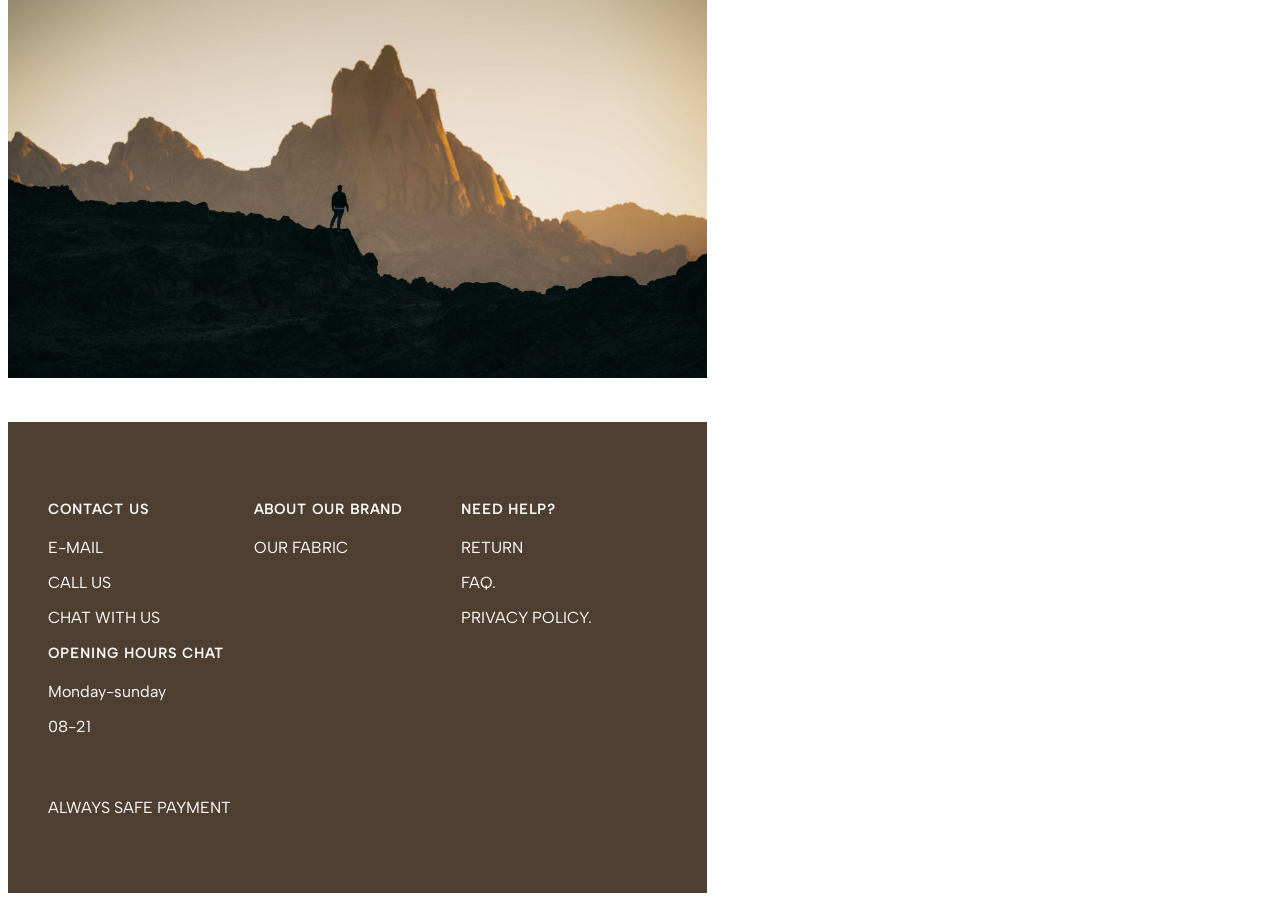
<file: html/women.html>
<!DOCTYPE html>
<html lang="en">
<head>
  <title>Women</title>
  <meta charset="UTF-8">
  <meta name="viewport" content="width=device-width, initial-scale=1.0">
  <meta name="description" content="The home page for the best jackets for any adventure." />
  <link rel="stylesheet" href="../css/style.css">
</head>
<main class="container">
<body>
  <header>
    <nav class="navbar">
    <div class="navdiv">
    </div>
    <a href="../index.html">
    <img src="../images/RainyDays_Logo.jpg" class="rainydays_logo" alt="RainyDays logo"/>
    </a>
    <ul class="nav-links">
       <li><a href="../index.html">HOME</a></li>
       <li><a href="../html/men.html">MEN</a></li>
       <li><a href="../html/women.html">WOMEN</a></li>
       <li><a href="../html/mostwanted.html">BESTSELLERS</a></li>
       <li><input class="search-bar" type="textbox" placeholder="Search"></li>
       <li><img src="../logos/heartlogo.svg" class="heartlogo" alt="heart logo button"></li>
       <li><img src="../logos/useprofile-image.svg" class="userprofile" alt="user profile button"></li>
    </ul>
   </nav>
  </header>
   <div class="topbar">
  SIGN UP TO OUR NEWSLETTER TO GET 20% OFF YOUR NEXT ORDER
</div>
<section class="mwh3"><h3>JACKETS FOR WOMEN</h3>
</section>
<article class="jacket-description">
  <div class="content">
    <p>Crafted from high-quality, durable materials, our jackets offer reliable protection without 
      feeling heavy or restrictive. The breathable fabric helps regulate temperature, while the wind- and 
      water-resistant finish keeps you comfortable when conditions change. Every detail is thoughtfully 
      considered to ensure long-lasting performance you can depend on.</p>
  </div>
</article>
<section>
  <section class="products-mostwanted">
  <div class="product-grid">

    <section class="products">

    <article>
      <img src="../images/RainyDays_Patagonia.jpg" alt="Green Merino Wool jacket">
      <div class="stars">
        <span>★</span><span>★</span><span>★</span><span>★</span><span>★</span>
      </div>
      <h2>Green Merino Wool jacket</h2>
      <p class="product-description">Comfortable jacket in 100% Norwegian merino wool. Tuck yourself in and get cozy!</p>
      <p class="price">$149</p>
      <button class="cta-bestsellers">Add to cart</button>
    </article>
    
    <article>
      <img src="../images/RainyDays_runblack.jpg" alt="Black running jacket">
      <div class="stars">
        <span>★</span><span>★</span><span>★</span><span>★</span><span>★</span>
      </div>
      <h2>Black running jacket</h2>
      <p class="product-description">The perfect jacket for your next adventure! Breathable and thin fabric.</p>
      <p class="price">$99</p>
      <button class="cta-bestsellers">Add to cart</button>
    </article>

    <article>
      <img src="../images/RainyDays_bikerblackyellow.jpg" alt="Biker jacket black and yellow">
      <div class="stars">
        <span>★</span><span>★</span><span>★</span><span>★</span><span>★</span>
      </div>
      <h2>Biker jacket black/yellow</h2>
      <p class="product-description">Want to look like the coolest person on the rode? No worries – we got you!</p>
      <p class="price">$229</p>
      <button class="cta-bestsellers">Add to cart</button>
    </article>

    <article>
      <img src="../images/RainyDays_bikergreygreen.jpg" alt="Biker jacket biker jacket grey green">
      <div class="stars">
        <span>★</span><span>★</span><span>★</span><span>★</span><span>★</span>
      </div>
      <h2>Biker jacket black/green</h2>
      <p class="product-description">Want to look like the coolest person on the rode? No worries – we got you!</p>
      <p class="price">$299</p>
      <button class="cta-bestsellers">Add to cart</button>
    </article>
    
    <article>
      <img src="../images/RainyDays_Jacketred.jpg" alt="Biker jacket biker jacket grey green">
      <div class="stars">
        <span>★</span><span>★</span><span>★</span><span>★</span><span>★</span>
      </div>
      <h2>Red running jacket</h2>
      <p class="product-description">Run like a pro with this comfortable running jacket. Thumbholders in arm.</p>
      <p class="price">$99</p>
      <button class="cta-bestsellers">Add to cart</button>
    </article>

     <article>
      <img src="../images/RainyDays_normalgrey.jpg" alt="Biker jacket biker jacket grey green">
      <div class="stars">
        <span>★</span><span>★</span><span>★</span><span>★</span><span>★</span>
      </div>
      <h2>Grey bomber jacket</h2>
      <p class="product-description">Perfect for any adventure. The colors makes it match everything in your closet.</p>
      <p class="price">$129</p>
      <button class="cta-bestsellers">Add to cart</button>
    </article>

    <article>
      <img src="../images/RainyDays_Jacketsailing.jpg" alt="Biker jacket biker jacket grey green">
      <div class="stars">
        <span>★</span><span>★</span><span>★</span><span>★</span><span>★</span>
      </div>
      <h2>Sailor jacket</h2>
      <p class="product-description">Do you love boats, rain and waves? With our sailor jacket you will keep dry all day and night.</p>
      <p class="price">$359</p>
      <button class="cta-bestsellers">Add to cart</button>
    </article>
</section>
    <section class="newsletter">
     <p>SIGN UP TO GET 20% ON YOUR NEXT ORDER!</p>
     <div class="newsletter-form">
      <input type="email" placeholder="E-mail">
      <button>SIGN UP HERE</button>
     </div>
</section>
 <img src="../images/footer-2.jpg" class="footerimage">
     <section class="bottom-image">
     </section>
<footer class="main-footer">
  <div class="footer-top">

    <div class="footer-col">
      <h4>CONTACT US</h4>
      <ul>
        <li><p>E-MAIL</p></li>
        <li><p>CALL US</p></li>
        <li><p>CHAT WITH US</p></li>
      </ul>
    <div class="opening-hours">
      <h4>OPENING HOURS CHAT</h4>
      <p>Monday-sunday</p>
      <p>08-21</p>
    </div>
   </div>
  <div class="footer-col">
      <h4>ABOUT OUR BRAND</h4>
      <ul>
        <li><p>OUR FABRIC</p></li>
      </ul>
    </div>

    <div class="footer-col">
      <h4>NEED HELP?</h4>
      <ul>
        <li><p>RETURN</p></li>
        <li><p>FAQ.</p></li>
        <li><p>PRIVACY POLICY.</p></li>
      </ul>
    </div>

  <div class="footer-bottom">
    <p>ALWAYS SAFE PAYMENT</p>
  </div>

</footer>

</body>
</main>

</html>
</file>
<file: css/style.css>
@font-face {
      font-family: 'Almarai';
      src: url('../fonts/Almarai-Regular.woff') format('woff');
    }

    @font-face {
      font-family: 'Albert Sans';
      src: url('../fonts/AlbertSans-Regular.woff') format('woff');
    }

body {
  background-color: white;
}

.container {
  max-width: 1640px;  
  margin: 0 auto;     
}

.mwh3 {
  text-align: center;
  font-size: 25px;
  font-family: 'Almarai';
}

.rainydays_logo {
  width: 90px;
  object-fit: cover;
  padding-right: 50px;            
}

.navbar {
  font-family: 'Almarai';
  display: flex;             
  align-items: center;      
  padding: 20px 5%;
  padding-bottom: 15px;      
}

nav ul {
  display: flex;
  list-style: none;
  gap: 4rem;
  font-size: small;
}


nav ul li a {
    text-decoration: none;
    color: black;
}

nav ul li a:hover {
    color: #7F6C5C; 
}


.topbar {
  background-color: #4F3F31;
  font-family: 'Albert Sans';
  color: white;
  text-align: center;
  padding: 12px;
  font-size: 11px;
}

.hero {
  height: 70vh;
  background: url("../images/main-header-2.jpg") no-repeat center center/cover;
  display: flex;
  justify-content: center;
  color: #4F3F31;
  padding: 40px;
}

.overlay-text {
  display: flex;
  flex-direction: column;      
  text-align: center;
  font-family: 'Almarai';
}

button {
  padding: 12px 30px;
  background: #7F6C5C;
  border: none;
  border-radius: 12px;
  color: white;
  font-weight: bold;
  transition: 0.3s;
  font-family: 'Almarai';
  font-size: 11px;
}

button:hover {
  background: #4F3F31;
}


.content {
  font-family: 'Albert Sans';
  font-size: 19px;
}

.about-the-brand {
  font-family: 'Albert Sans';
  padding: 20px 10px;
  text-align: center;
  background-color: #7F6C5C;
  display: flex;
  flex-direction: column;
  align-items: center;
}

.about-the-brand h3 {
  font-size: 2rem;
  margin-bottom: 1px;
  color: white;
  font-family: 'Albert Sans';
  letter-spacing: 2px;
  font-size: 20px;
}

.about-the-brand p {
  font-family: 'Albert Sans';
  font-weight: 300;
  max-width: 1000px;
  color: white;
  letter-spacing: 1px;
  font-size: 14px;
  margin-bottom: 40px;
  line-height: 1.9;
}

h1 {
font-family: 'Almarai', sans-serif;
letter-spacing: 2px;
font-size: 28px;
text-align: center;
padding-top: 20px;
}

      h1::after {
      content: '';
      display: block;
      width: 200px;
      height: 1px;
      background: #ccc;
      margin: 10px auto 0;
    }

    section {
      display: grid;
      grid-template-columns: repeat(3, 1fr);
      gap: 40px;
      margin-top: 40px;
    }

    article {
      padding: 20px;
    }

    article img {
      width: 100%;
      height: 300px;
      object-fit: contain;
    }

    h2 {
      font-family: 'Albert Sans';
      font-size: 16px;
      margin: 15px 0 5px;
      text-align: left;
      margin-left: 65px;
    }

    .product-description {
      font-family: 'Albert Sans';
      font-size: 13px;
      color: black;
      line-height: 1.7;
      text-align: left;
      margin-left: 65px;
      max-width: 280px;
      letter-spacing: 2px;
    }

    .price {
      font-family: 'Albert Sans';
      font-weight: bold;
      margin-top: 10px;
      color: black;
      text-align: left;
      margin-left: 65px;
    }

    .cta-bestsellers {
      margin-left: 63px;
      margin-top: 10px;
      border-radius: 0;
      font-size: 15px;
    }

    
    .stars {
      margin: 10px 0;
      margin-left: 65px;
      color: #7F6C5C;
      font-size: 19px;
      text-align:left
    }

  .stars span {
   margin: 0 1px;
   }

.product-description-most.wanted {
  background-color: #D9D9D9;
  color: black;
  padding: 40px 0; 
}

.product-description-most.wanted .content {
  max-width: 850px; 
  margin: 0 auto;   
  padding: 0 20px;  
  text-align: center;
}

    @media (max-width: 768px) {
      section {
        grid-template-columns: 1fr;
      }
    } 


.newsletter {
  font-family: 'Albert Sans';
  background-color: #7F6C5C;
  text-align: center;
  padding: 40px;
  color: white;
  font-size: 1rem;
  margin-bottom: 1px;
  display: flex;

}

.newsletter button {
  color: #000000;
  background-color: white;
  border-radius: 0;
  margin: 10px 20px;
  border-color: #000000;
}

.newsletter button:hover {
  background-color: #cdc0b4;
}

.main-footer {
  background-color: #4F3F31;
  color: white;
  padding: 60px 40px;
  font-family: 'Albert Sans', sans-serif;
}

.footer-top {
  display: flex;
  justify-content: space-between; 
  flex-wrap: wrap;               
  max-width: 1640px;
  margin: 0 auto;
}

.footer-col {
  flex: 1;                      
  min-width: 200px;
  margin-bottom: 30px;
}

.footer-col h4 {
  font-size: 14px;
  margin-bottom: 20px;
  letter-spacing: 1px;
}

.footer-col ul {
  list-style: none;
  padding: 0;
}

.footer-col ul li {
  margin-bottom: 10px;
}

.footer-col ul li a {
  color: white;                 
  text-decoration: none;
  font-size: 13px;
}

.footerimage {
  max-width: 100%;
}
</file>
